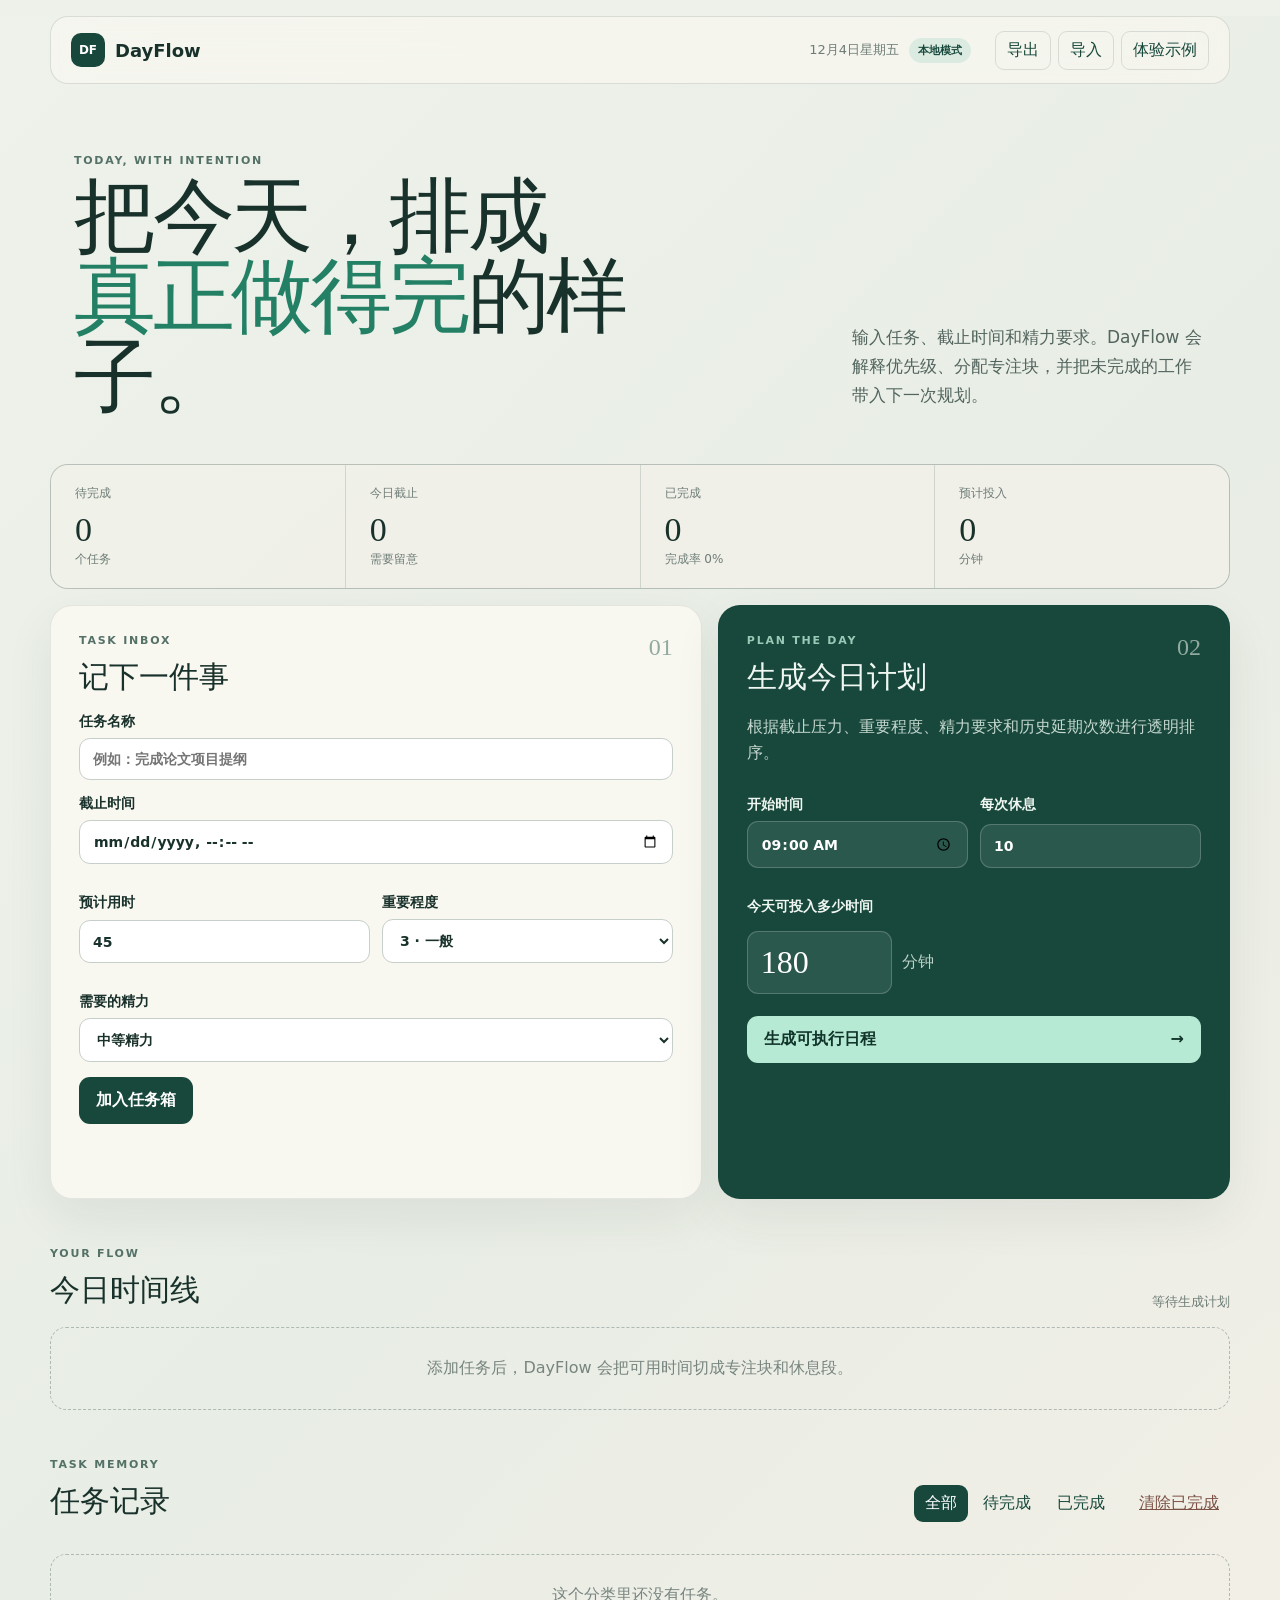
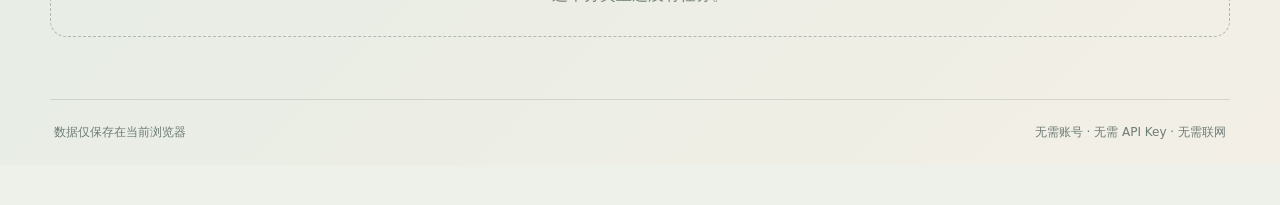
<file: docs/index.html>
<!doctype html>
<html lang="zh-CN">
<head>
  <meta charset="utf-8">
  <meta name="viewport" content="width=device-width,initial-scale=1">
  <meta name="description" content="无需账号和 API Key 的本地智能日程规划助手">
  <meta name="theme-color" content="#102e28">
  <title>DayFlow · 今日规划助手</title>
  <link rel="icon" type="image/svg+xml" href="data:image/svg+xml,%3Csvg xmlns='http://www.w3.org/2000/svg' viewBox='0 0 32 32'%3E%3Crect width='32' height='32' rx='9' fill='%2317438a'/%3E%3Cpath d='M9 9v14M9 16h7c4 0 7-2 7-6M16 23c4 0 7-2 7-6' fill='none' stroke='%23dff8ed' stroke-width='2.3' stroke-linecap='round'/%3E%3C/svg%3E">
  <link rel="stylesheet" href="styles.css">
</head>
<body>
  <main class="app-shell">
    <header class="topbar">
      <a class="brand" href="#top" aria-label="DayFlow 首页"><span>DF</span><strong>DayFlow</strong></a>
      <div class="today"><span id="todayLabel"></span><b>本地模式</b></div>
      <div class="top-actions">
        <button class="quiet" id="exportData">导出</button>
        <button class="quiet" id="importData">导入</button>
        <input id="importFile" type="file" accept="application/json" hidden>
        <button class="quiet" id="demo">体验示例</button>
      </div>
    </header>

    <section class="intro" id="top">
      <div><p class="eyebrow">TODAY, WITH INTENTION</p><h1>把今天，排成<br><em>真正做得完</em>的样子。</h1></div>
      <p>输入任务、截止时间和精力要求。DayFlow 会解释优先级、分配专注块，并把未完成的工作带入下一次规划。</p>
    </section>

    <section class="stats" aria-label="任务概览">
      <article><span>待完成</span><b id="openCount">0</b><small>个任务</small></article>
      <article><span>今日截止</span><b id="todayCount">0</b><small>需要留意</small></article>
      <article><span>已完成</span><b id="doneCount">0</b><small id="completionRate">完成率 0%</small></article>
      <article><span>预计投入</span><b id="estimateTotal">0</b><small>分钟</small></article>
    </section>

    <section class="workspace">
      <form id="taskForm" class="panel composer">
        <div class="panel-head"><div><p class="eyebrow">TASK INBOX</p><h2 id="formTitle">记下一件事</h2></div><span class="step">01</span></div>
        <input name="task_id" type="hidden">
        <label>任务名称<input name="title" required minlength="2" maxlength="120" placeholder="例如：完成论文项目提纲"></label>
        <label>截止时间<input name="due_at" type="datetime-local" required></label>
        <div class="two"><label>预计用时<input name="estimate_minutes" type="number" min="10" max="600" value="45" required></label><label>重要程度<select name="importance"><option value="5">5 · 非常重要</option><option value="4">4 · 重要</option><option value="3" selected>3 · 一般</option><option value="2">2 · 较低</option><option value="1">1 · 可选</option></select></label></div>
        <label>需要的精力<select name="energy"><option value="high">高度专注</option><option value="medium" selected>中等精力</option><option value="low">低精力</option></select></label>
        <div class="form-actions"><button id="saveTask">加入任务箱</button><button id="cancelEdit" type="button" class="quiet" hidden>取消编辑</button></div>
        <p id="formStatus" class="hint" role="status"></p>
      </form>

      <section class="panel planner-card">
        <div class="panel-head"><div><p class="eyebrow">PLAN THE DAY</p><h2>生成今日计划</h2></div><span class="step">02</span></div>
        <p class="support">根据截止压力、重要程度、精力要求和历史延期次数进行透明排序。</p>
        <div class="two"><label>开始时间<input id="startTime" type="time" value="09:00"></label><label>每次休息<input id="breakMinutes" type="number" min="0" max="30" value="10"></label></div>
        <label>今天可投入多少时间</label><div class="time-input"><input id="available" type="number" min="15" max="720" value="180"><span>分钟</span></div>
        <button id="plan" type="button" class="wide">生成可执行日程 <span>→</span></button>
        <p id="status" class="hint" role="status"></p>
      </section>
    </section>

    <section class="result-section">
      <div class="section-title"><div><p class="eyebrow">YOUR FLOW</p><h2>今日时间线</h2></div><span id="summary">等待生成计划</span></div>
      <div id="planOutput" class="plan empty">添加任务后，DayFlow 会把可用时间切成专注块和休息段。</div>
    </section>

    <section class="task-section">
      <div class="section-title"><div><p class="eyebrow">TASK MEMORY</p><h2>任务记录</h2></div><div class="task-tools"><div class="filters" id="filters"><button class="active" data-filter="all">全部</button><button data-filter="open">待完成</button><button data-filter="done">已完成</button></div><button class="text-button" id="clearDone">清除已完成</button></div></div>
      <div id="tasks" class="tasks"></div>
    </section>
    <footer><span>数据仅保存在当前浏览器</span><span>无需账号 · 无需 API Key · 无需联网</span></footer>
  </main>
  <div class="toast" id="toast" role="status"></div>
  <script src="app.js"></script>
</body>
</html>
</file>
<file: docs/styles.css>
:root{font-family:Inter,"PingFang SC","Microsoft YaHei",system-ui,sans-serif;color:#19312b;background:#edf1ea;--ink:#19312b;--green:#17483b;--mint:#b7ead4;--cream:#f8f7f0;--line:rgba(25,49,43,.13);--muted:#6d7c76}*{box-sizing:border-box}html{scroll-behavior:smooth}body{margin:0;background:linear-gradient(135deg,#eef2eb,#e8ede5 55%,#f3efe6)}button,input,select{font:inherit}button{cursor:pointer}.app-shell{width:min(1180px,calc(100% - 32px));margin:16px auto 40px}.topbar{height:68px;display:flex;align-items:center;gap:24px;padding:0 20px;border:1px solid var(--line);border-radius:18px;background:rgba(248,247,240,.72);backdrop-filter:blur(18px);position:sticky;top:12px;z-index:10}.brand{display:flex;align-items:center;gap:10px;color:var(--ink);text-decoration:none}.brand span{display:grid;place-items:center;width:34px;height:34px;border-radius:10px;background:var(--green);color:white;font-size:12px;font-weight:800}.brand strong{font-size:18px}.today{display:flex;gap:10px;align-items:center;margin-left:auto;color:var(--muted);font-size:13px}.today b{padding:5px 9px;border-radius:99px;background:#dcebe2;color:var(--green);font-size:11px}.top-actions{display:flex;gap:7px}.quiet,.filters button,.text-button{border:1px solid var(--line);background:transparent;color:var(--green);border-radius:9px;padding:8px 11px}.intro{display:grid;grid-template-columns:1.4fr .7fr;gap:70px;align-items:end;padding:70px 24px 46px}.eyebrow{margin:0 0 10px;color:#547168;font-size:11px;font-weight:800;letter-spacing:.16em}.intro h1{font:500 clamp(48px,7vw,82px)/.98 Georgia,"Noto Serif SC",serif;letter-spacing:-.04em;margin:0}.intro h1 em{color:#238065;font-style:normal}.intro>p{font-size:17px;line-height:1.7;color:#53655f;margin:0 0 8px}.stats{display:grid;grid-template-columns:repeat(4,1fr);gap:1px;background:var(--line);border:1px solid var(--line);border-radius:18px;overflow:hidden}.stats article{background:rgba(248,247,240,.82);padding:20px 24px}.stats span,.stats small{display:block;color:var(--muted);font-size:12px}.stats b{display:inline-block;font:500 34px Georgia,serif;margin:9px 7px 2px 0}.workspace{display:grid;grid-template-columns:1.12fr .88fr;gap:16px;margin-top:16px}.panel{background:var(--cream);border:1px solid rgba(25,49,43,.09);border-radius:22px;padding:28px;box-shadow:0 18px 50px rgba(28,54,44,.07)}.planner-card{background:var(--green);color:#f0f7f3}.panel-head,.section-title{display:flex;justify-content:space-between;align-items:flex-start}.panel h2,.section-title h2{font:500 30px Georgia,"Noto Serif SC",serif;margin:0}.planner-card .eyebrow{color:#9bc9b8}.step{font:500 24px Georgia,serif;color:#91aa9f}.support{color:#c5d7cf;line-height:1.6}label{display:grid;gap:7px;margin:15px 0;font-size:14px;font-weight:650}input,select{width:100%;border:1px solid #c7cfca;border-radius:11px;padding:12px 13px;background:white;color:var(--ink);outline:none}input:focus,select:focus{border-color:#4c9a82;box-shadow:0 0 0 3px rgba(76,154,130,.12)}.planner-card input{background:rgba(255,255,255,.09);border-color:rgba(255,255,255,.2);color:white}.two{display:grid;grid-template-columns:1fr 1fr;gap:12px}.form-actions{display:flex;gap:8px}.form-actions button,.wide{border:0;border-radius:11px;padding:13px 17px;background:var(--green);color:white;font-weight:750}.time-input{display:flex;align-items:center;gap:10px;margin:8px 0 22px}.time-input input{width:145px;font:500 32px Georgia,serif}.time-input span{color:#bdd1c8}.wide{width:100%;display:flex;justify-content:space-between;background:var(--mint);color:#12352b}.hint{min-height:20px;color:var(--muted);font-size:13px}.planner-card .hint{color:#bed0c8}.result-section,.task-section{margin-top:48px}.section-title{align-items:end}.section-title>span{color:var(--muted);font-size:13px}.plan,.tasks{display:grid;gap:10px;margin-top:16px}.empty{color:#77847f;padding:30px;border:1px dashed #aeb9b4;border-radius:16px;text-align:center}.time-block{display:grid;grid-template-columns:120px 1fr 54px;gap:20px;align-items:center;background:var(--cream);padding:19px 22px;border-radius:15px;border-left:5px solid #2a8067}.time-block.break{background:#e2e8e0;border-left-color:#98aaa1}.time-block time{font-weight:800;color:#28614f}.time-block h3,.time-block p{margin:0 0 5px}.time-block small{color:var(--muted)}.block-index{font:500 25px Georgia,serif;color:#a0ada8;text-align:right}.remaining{display:grid;gap:6px;background:#f3e4d8;padding:18px 22px;border-radius:14px;color:#704330}.task-tools{display:flex;gap:12px;align-items:center}.filters{display:flex;gap:4px}.filters button{border:0}.filters button.active{background:var(--green);color:white}.text-button{border:0;text-decoration:underline;color:#7b5145}.task{background:rgba(248,247,240,.86);border:1px solid var(--line);padding:18px 20px;border-radius:14px;display:flex;justify-content:space-between;gap:18px}.task b{font-size:16px}.task p{margin:6px 0 0;color:var(--muted);font-size:13px}.task.done{opacity:.6}.task.done b{text-decoration:line-through}.task-actions{text-align:right;min-width:270px}.small{border:0;border-radius:8px;padding:8px 10px;margin:2px;background:var(--green);color:white;font-size:12px}.small.secondary{background:#dfe7df;color:var(--green)}.small.danger{background:#f1ded8;color:#7a3827}footer{display:flex;justify-content:space-between;margin-top:46px;padding:24px 4px;border-top:1px solid var(--line);color:var(--muted);font-size:12px}.toast{position:fixed;z-index:30;left:50%;bottom:25px;transform:translate(-50%,18px);background:#173f35;color:white;padding:11px 17px;border-radius:99px;opacity:0;pointer-events:none;transition:.2s}.toast.show{opacity:1;transform:translate(-50%,0)}
@media(max-width:760px){.app-shell{width:min(100% - 20px,1180px)}.topbar{height:auto;min-height:64px;padding:10px 13px;flex-wrap:wrap}.today{display:none}.top-actions{margin-left:auto}.top-actions button{padding:7px 8px;font-size:12px}.intro{grid-template-columns:1fr;gap:22px;padding:46px 10px 32px}.intro h1{font-size:48px}.stats{grid-template-columns:1fr 1fr}.stats article{padding:16px}.workspace{grid-template-columns:1fr}.panel{padding:21px}.two{grid-template-columns:1fr}.section-title{display:block}.task-tools{margin-top:15px;justify-content:space-between;overflow:auto}.time-block{grid-template-columns:85px 1fr}.block-index{display:none}.task{display:block}.task-actions{text-align:left;min-width:0;margin-top:13px}footer{display:grid;gap:7px}.result-section,.task-section{margin-top:36px}}
@media(prefers-reduced-motion:reduce){html{scroll-behavior:auto}.toast{transition:none}}
</file>
